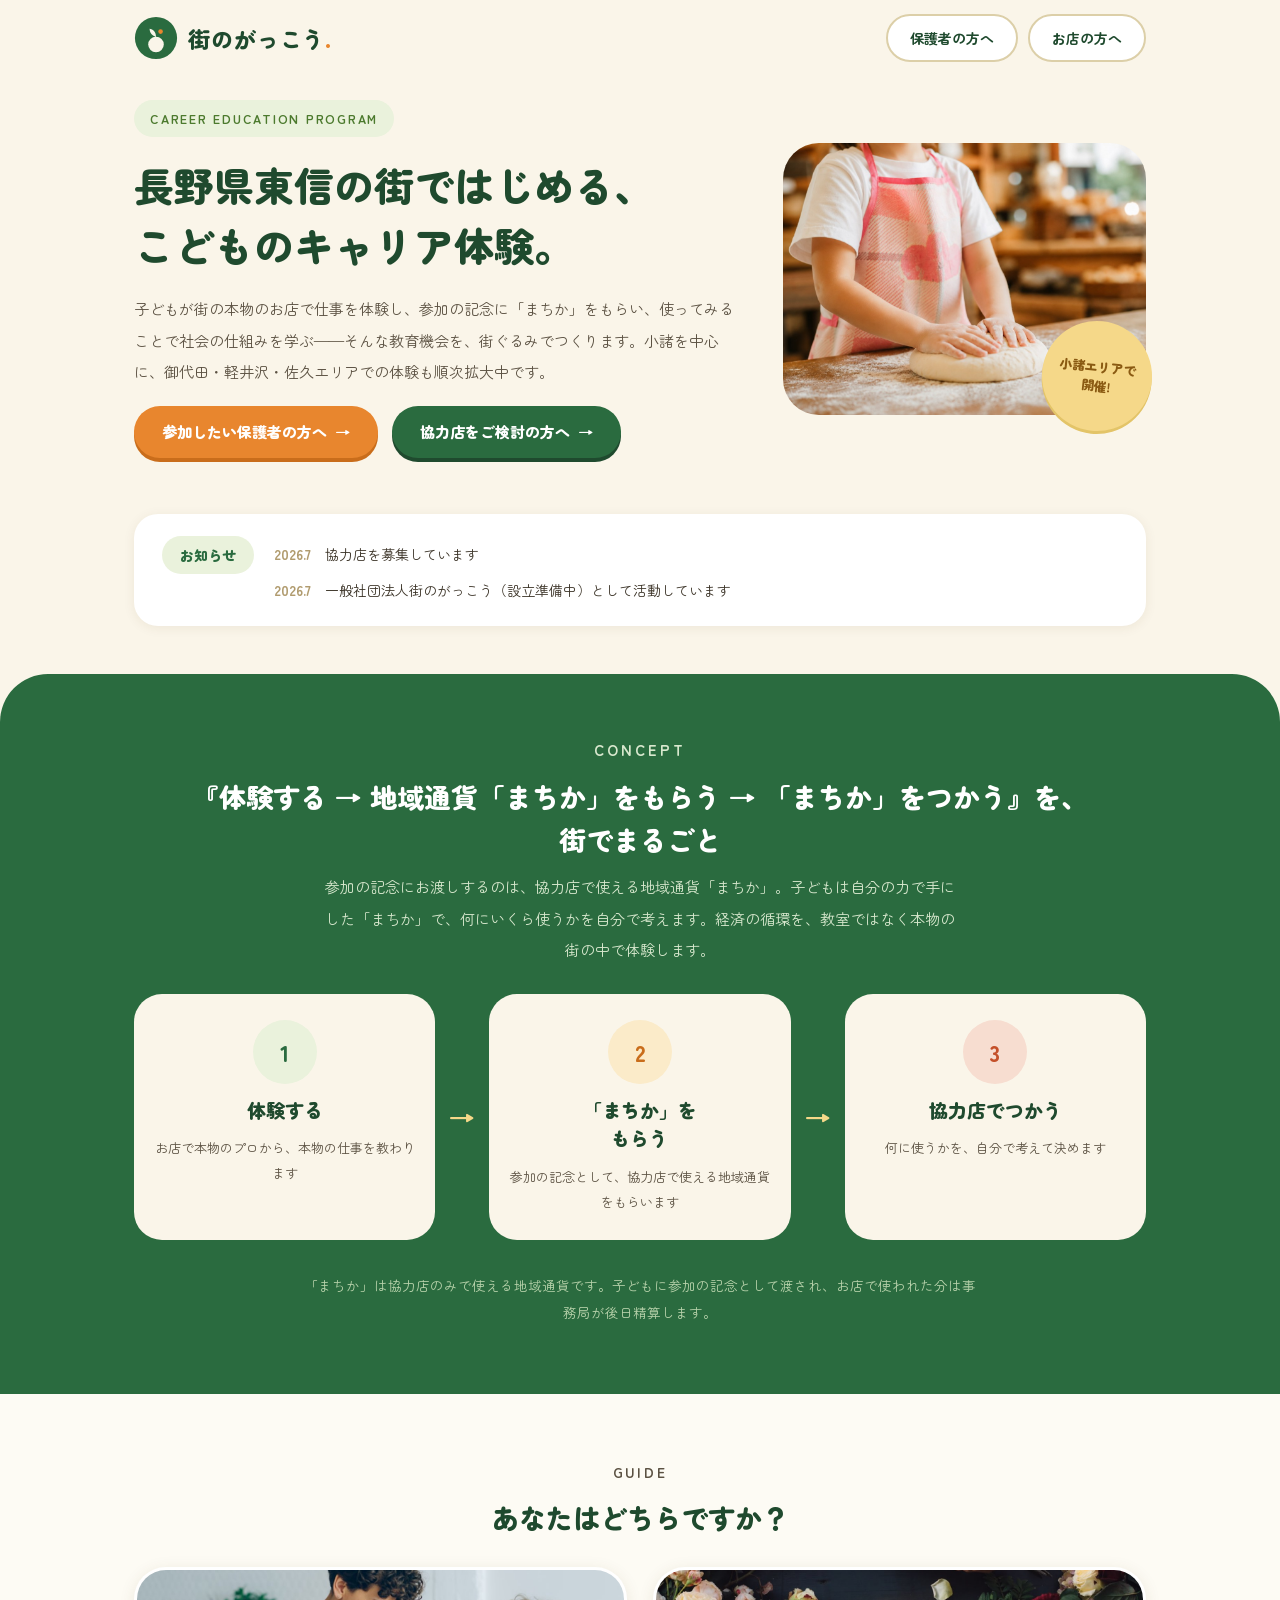
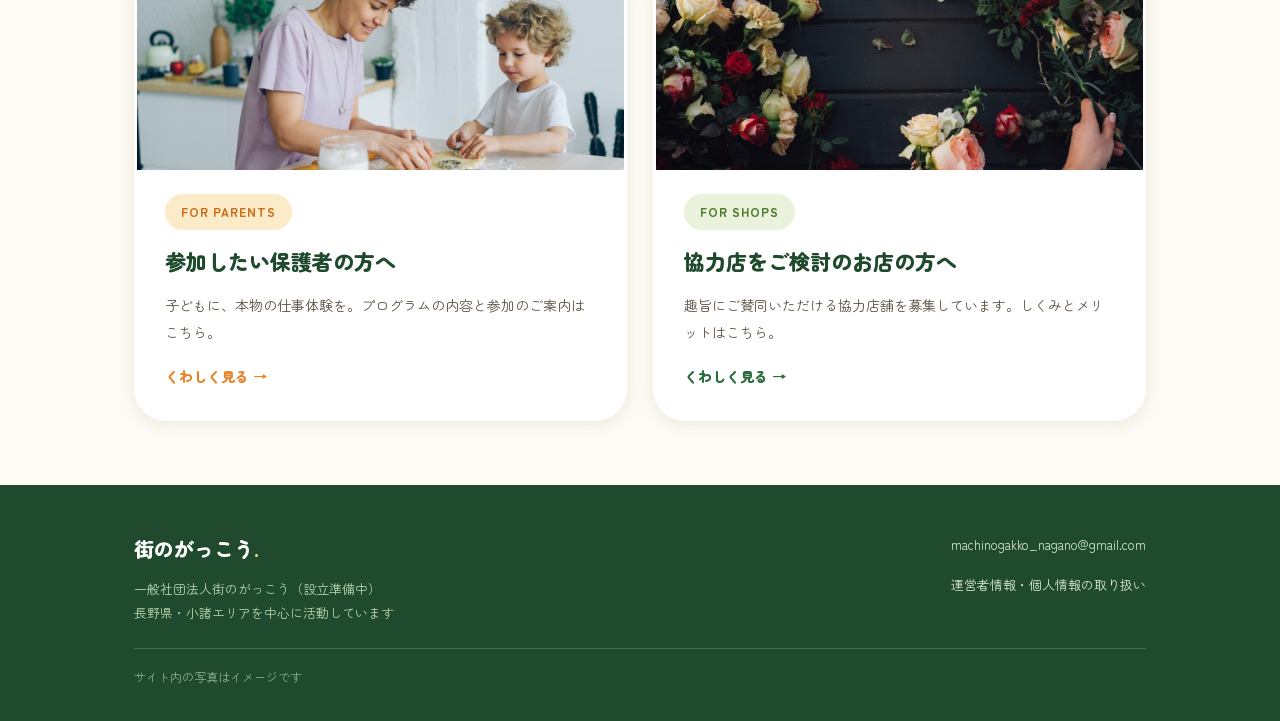
<file: index.html>
<!DOCTYPE html>
<html lang="ja">
<head>
<meta charset="UTF-8">
<meta name="viewport" content="width=device-width, initial-scale=1">
<title>街のがっこう｜小諸の子どもの職業・社会体験プログラム</title>
<meta name="description" content="小諸の本物のお店で、子どもが仕事を体験し、地域通貨「まちか」をもらって、つかう。リアルな体験を通じたキャリア教育プログラム「街のがっこう」の公式サイトです。">
<!-- TODO(公開時): og:url / og:image は公開URLに合わせて絶対URLに差し替える -->
<meta property="og:type" content="website">
<meta property="og:title" content="街のがっこう｜小諸の子どもの職業・社会体験">
<meta property="og:description" content="長野県東信の街ではじめる、こどものキャリア体験。体験する・「まちか」をもらう・「まちか」をつかうを、街でまるごと。">
<meta property="og:image" content="images/ogp.png">
<meta property="og:locale" content="ja_JP">
<link rel="icon" type="image/svg+xml" href="images/favicon.svg">
<link rel="preconnect" href="https://fonts.googleapis.com">
<link rel="preconnect" href="https://fonts.gstatic.com" crossorigin>
<link href="https://fonts.googleapis.com/css2?family=Zen+Maru+Gothic:wght@400;500;700;900&display=swap" rel="stylesheet">
<!-- CSSを編集したら、下のv=番号を必ず1つ増やしてください（ブラウザのキャッシュ対策） -->
<link rel="stylesheet" href="css/style.css?v=4">
<!-- TODO(公開後): アクセス解析タグ（GA4等）をここに挿入 -->
</head>
<body>

<header class="site-header">
  <div class="container">
    <a class="logo" href="index.html">
      <img class="logo-mark" src="images/favicon.svg" alt="" width="44" height="44">
      <span class="logo-word">街のがっこう<span class="dot">.</span></span>
    </a>
    <nav class="site-nav" aria-label="メイン">
      <a class="is-parents" href="parents.html">保護者の方へ</a>
      <a class="is-shops" href="shops.html">お店の方へ</a>
    </nav>
  </div>
</header>

<main>

  <section class="hero">
    <div class="container hero-grid">
      <div class="hero-copy">
        <span class="chip chip--green">CAREER EDUCATION PROGRAM</span>
        <h1>長野県東信の街ではじめる、<br>こどものキャリア体験。</h1>
        <p class="lead">子どもが街の本物のお店で仕事を体験し、参加の記念に「まちか」をもらい、使ってみることで社会の仕組みを学ぶ——そんな教育機会を、街ぐるみでつくります。小諸を中心に、御代田・軽井沢・佐久エリアでの体験も順次拡大中です。</p>
        <div class="hero-ctas">
          <a class="btn btn--orange" href="parents.html">参加したい保護者の方へ<span aria-hidden="true">→</span></a>
          <a class="btn btn--green" href="shops.html">協力店をご検討の方へ<span aria-hidden="true">→</span></a>
        </div>
      </div>
      <div class="hero-visual">
        <div class="hero-photo">
          <img src="images/top-hero.jpg" alt="粉だらけの手で料理に挑戦する子ども" width="1200" height="800">
        </div>
        <div class="sticker" aria-hidden="true">小諸エリアで<br>開催!</div>
      </div>
    </div>
  </section>

  <section class="news-section" aria-label="お知らせ">
    <div class="container">
      <div class="news">
        <h2>お知らせ</h2>
        <ul>
          <li><time datetime="2026-07">2026.7</time><span>協力店を募集しています</span></li>
          <li><time datetime="2026-07">2026.7</time><span>一般社団法人街のがっこう（設立準備中）として活動しています</span></li>
        </ul>
      </div>
    </div>
  </section>

  <section class="green-band">
    <div class="container">
      <div class="section-head">
        <p class="kicker kicker--leaf">CONCEPT</p>
        <h2>『体験する → 地域通貨「まちか」をもらう → 「まちか」をつかう』を、<br>街でまるごと</h2>
        <p>参加の記念にお渡しするのは、協力店で使える地域通貨「まちか」。子どもは自分の力で手にした「まちか」で、何にいくら使うかを自分で考えます。経済の循環を、教室ではなく本物の街の中で体験します。</p>
      </div>
      <div class="flow-cards">
        <div class="flow-card">
          <div class="num num--green" aria-hidden="true">1</div>
          <div class="flow-title">体験する</div>
          <div class="flow-text">お店で本物のプロから、本物の仕事を教わります</div>
        </div>
        <div class="flow-arrow" aria-hidden="true">→</div>
        <div class="flow-card">
          <div class="num num--cream" aria-hidden="true">2</div>
          <div class="flow-title">「まちか」を<br>もらう</div>
          <div class="flow-text">参加の記念として、協力店で使える地域通貨をもらいます</div>
        </div>
        <div class="flow-arrow" aria-hidden="true">→</div>
        <div class="flow-card">
          <div class="num num--peach" aria-hidden="true">3</div>
          <div class="flow-title">協力店でつかう</div>
          <div class="flow-text">何に使うかを、自分で考えて決めます</div>
        </div>
      </div>
      <p class="band-note">「まちか」は協力店のみで使える地域通貨です。子どもに参加の記念として渡され、お店で使われた分は事務局が後日精算します。</p>
    </div>
  </section>

  <section class="doors-section">
    <div class="container">
      <div class="section-head">
        <p class="kicker kicker--orange">GUIDE</p>
        <h2>あなたはどちらですか？</h2>
      </div>
      <div class="doors">
        <a class="door door--parents" href="parents.html">
          <img src="images/door-parents.jpg" alt="親子でクッキーの型抜きをしている様子" width="1200" height="798" loading="lazy">
          <span class="door-body">
            <span class="chip chip--cream">FOR PARENTS</span>
            <span class="door-title">参加したい保護者の方へ</span>
            <span class="door-text">子どもに、本物の仕事体験を。プログラムの内容と参加のご案内はこちら。</span>
            <span class="door-more">くわしく見る →</span>
          </span>
        </a>
        <a class="door door--shops" href="shops.html">
          <img src="images/door-shops.jpg" alt="花屋で花束をつくる手元" width="1200" height="800" loading="lazy">
          <span class="door-body">
            <span class="chip chip--green">FOR SHOPS</span>
            <span class="door-title">協力店をご検討のお店の方へ</span>
            <span class="door-text">趣旨にご賛同いただける協力店舗を募集しています。しくみとメリットはこちら。</span>
            <span class="door-more">くわしく見る →</span>
          </span>
        </a>
      </div>
    </div>
  </section>

</main>

<footer class="site-footer">
  <div class="container">
    <div class="footer-cols">
      <div class="footer-brand">
        <div class="footer-logo">街のがっこう<span class="dot">.</span></div>
        <div class="footer-org">一般社団法人街のがっこう（設立準備中）<br>長野県・小諸エリアを中心に活動しています</div>
      </div>
      <ul class="footer-links">
        <li><a href="mailto:machinogakko_nagano@gmail.com">machinogakko_nagano@gmail.com</a></li>
        <li><a href="legal.html">運営者情報・個人情報の取り扱い</a></li>
      </ul>
    </div>
    <p class="footer-note">サイト内の写真はイメージです</p>
  </div>
</footer>

</body>
</html>
</file>
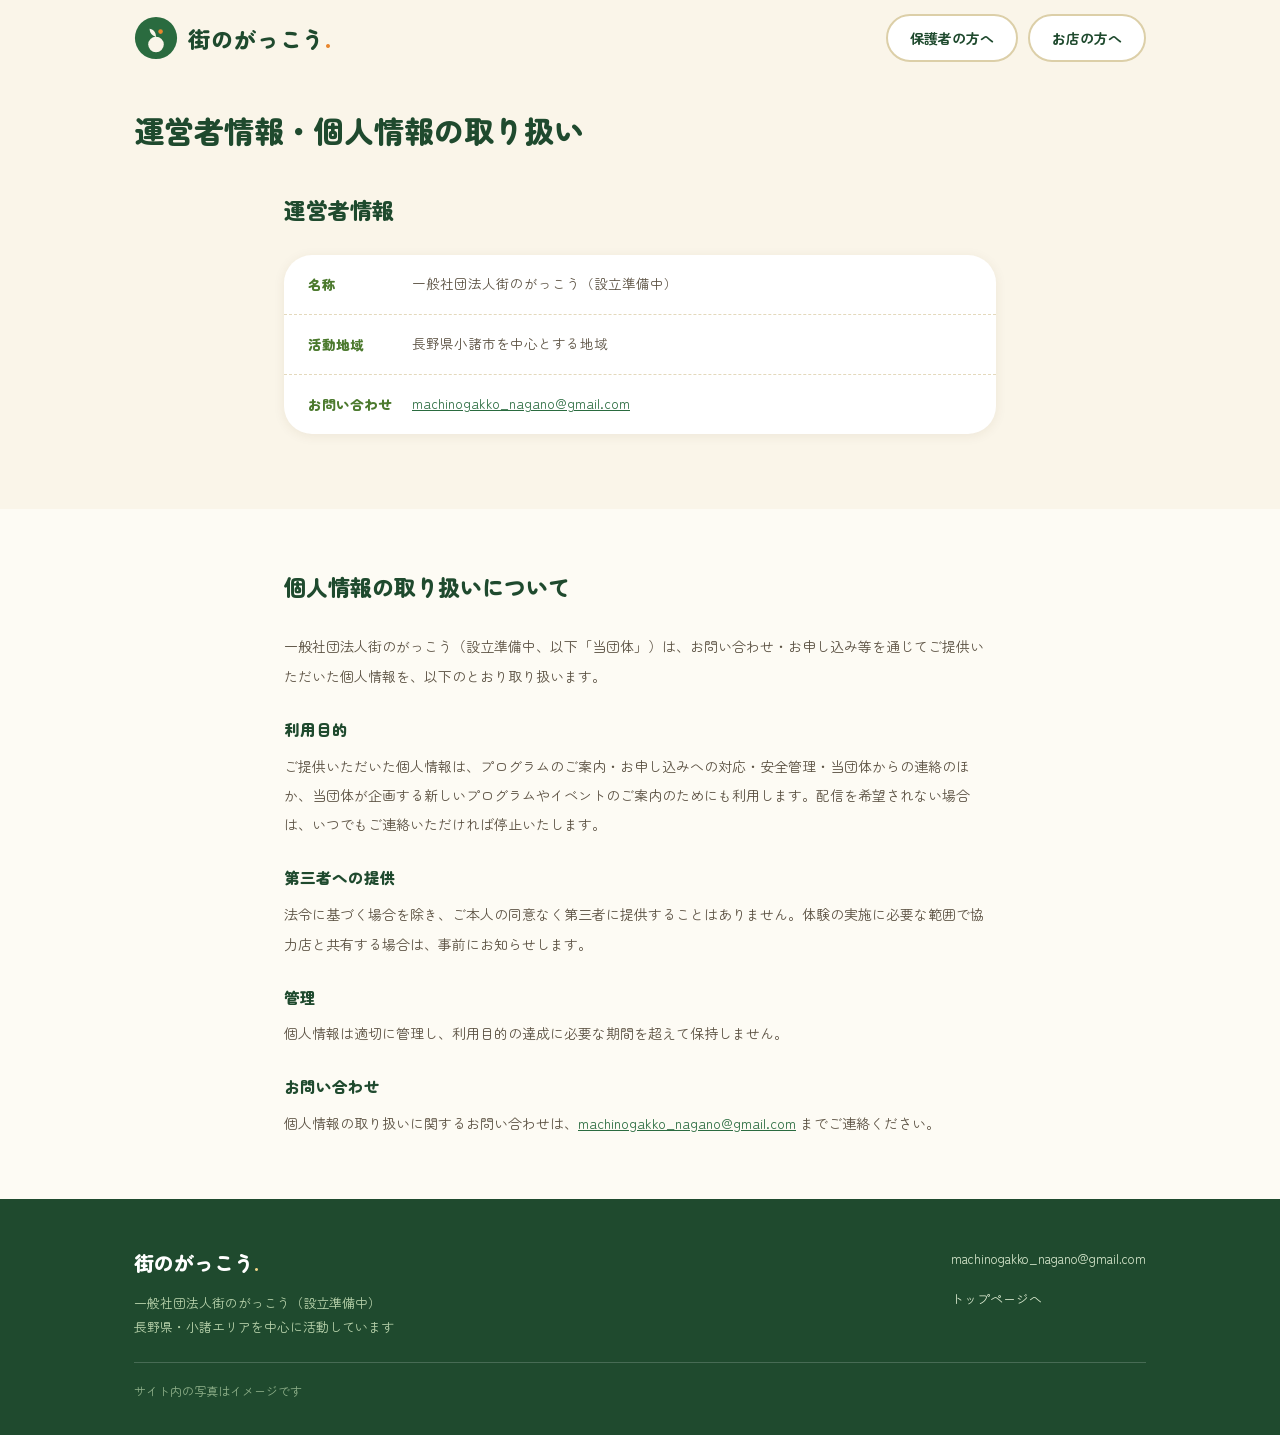
<file: legal.html>
<!DOCTYPE html>
<html lang="ja">
<head>
<meta charset="UTF-8">
<meta name="viewport" content="width=device-width, initial-scale=1">
<title>運営者情報・個人情報の取り扱い｜街のがっこう</title>
<meta name="description" content="一般社団法人街のがっこう（設立準備中）の運営者情報と個人情報の取り扱いについてのご案内です。">
<meta name="robots" content="noindex">
<link rel="icon" type="image/svg+xml" href="images/favicon.svg">
<link rel="preconnect" href="https://fonts.googleapis.com">
<link rel="preconnect" href="https://fonts.gstatic.com" crossorigin>
<link href="https://fonts.googleapis.com/css2?family=Zen+Maru+Gothic:wght@400;500;700;900&display=swap" rel="stylesheet">
<!-- CSSを編集したら、下のv=番号を必ず1つ増やしてください（ブラウザのキャッシュ対策） -->
<link rel="stylesheet" href="css/style.css?v=4">
</head>
<body>

<header class="site-header">
  <div class="container">
    <a class="logo" href="index.html">
      <img class="logo-mark" src="images/favicon.svg" alt="" width="44" height="44">
      <span class="logo-word">街のがっこう<span class="dot">.</span></span>
    </a>
    <nav class="site-nav" aria-label="メイン">
      <a class="is-parents" href="parents.html">保護者の方へ</a>
      <a class="is-shops" href="shops.html">お店の方へ</a>
    </nav>
  </div>
</header>

<main>

  <section class="hero" style="padding-bottom:24px;">
    <div class="container">
      <h1 style="font-size:clamp(24px,3.4vw,30px);margin:0;">運営者情報・個人情報の取り扱い</h1>
    </div>
  </section>

  <section class="section section--flush-top">
    <div class="container" style="max-width:760px;">
      <div class="section-head" style="text-align:left;">
        <h2 style="font-size:22px;">運営者情報</h2>
      </div>
      <dl class="info-card">
        <div>
          <dt>名称</dt>
          <dd>一般社団法人街のがっこう（設立準備中）</dd>
        </div>
        <div>
          <dt>活動地域</dt>
          <dd>長野県小諸市を中心とする地域</dd>
        </div>
        <div>
          <dt>お問い合わせ</dt>
          <dd><a href="mailto:machinogakko_nagano@gmail.com" style="text-decoration:underline;">machinogakko_nagano@gmail.com</a></dd>
        </div>
      </dl>
      <!-- TODO(公開前): 参加費・予約サービスの確定後、必要に応じて特定商取引法に基づく表記をここに追記 -->
    </div>
  </section>

  <section class="section section--alt">
    <div class="container" style="max-width:760px;">
      <div class="section-head" style="text-align:left;">
        <h2 style="font-size:22px;">個人情報の取り扱いについて</h2>
      </div>
      <div style="font-size:14px;line-height:2.1;color:var(--sub);">
        <p>一般社団法人街のがっこう（設立準備中、以下「当団体」）は、お問い合わせ・お申し込み等を通じてご提供いただいた個人情報を、以下のとおり取り扱います。</p>
        <h3 style="font-size:15.5px;margin:1.4em 0 .4em;">利用目的</h3>
        <p>ご提供いただいた個人情報は、プログラムのご案内・お申し込みへの対応・安全管理・当団体からの連絡のほか、当団体が企画する新しいプログラムやイベントのご案内のためにも利用します。配信を希望されない場合は、いつでもご連絡いただければ停止いたします。</p>
        <h3 style="font-size:15.5px;margin:1.4em 0 .4em;">第三者への提供</h3>
        <p>法令に基づく場合を除き、ご本人の同意なく第三者に提供することはありません。体験の実施に必要な範囲で協力店と共有する場合は、事前にお知らせします。</p>
        <h3 style="font-size:15.5px;margin:1.4em 0 .4em;">管理</h3>
        <p>個人情報は適切に管理し、利用目的の達成に必要な期間を超えて保持しません。</p>
        <h3 style="font-size:15.5px;margin:1.4em 0 .4em;">お問い合わせ</h3>
        <p>個人情報の取り扱いに関するお問い合わせは、<a href="mailto:machinogakko_nagano@gmail.com" style="text-decoration:underline;">machinogakko_nagano@gmail.com</a> までご連絡ください。</p>
      </div>
    </div>
  </section>

</main>

<footer class="site-footer">
  <div class="container">
    <div class="footer-cols">
      <div class="footer-brand">
        <div class="footer-logo">街のがっこう<span class="dot">.</span></div>
        <div class="footer-org">一般社団法人街のがっこう（設立準備中）<br>長野県・小諸エリアを中心に活動しています</div>
      </div>
      <ul class="footer-links">
        <li><a href="mailto:machinogakko_nagano@gmail.com">machinogakko_nagano@gmail.com</a></li>
        <li><a href="index.html">トップページへ</a></li>
      </ul>
    </div>
    <p class="footer-note">サイト内の写真はイメージです</p>
  </div>
</footer>

</body>
</html>
</file>
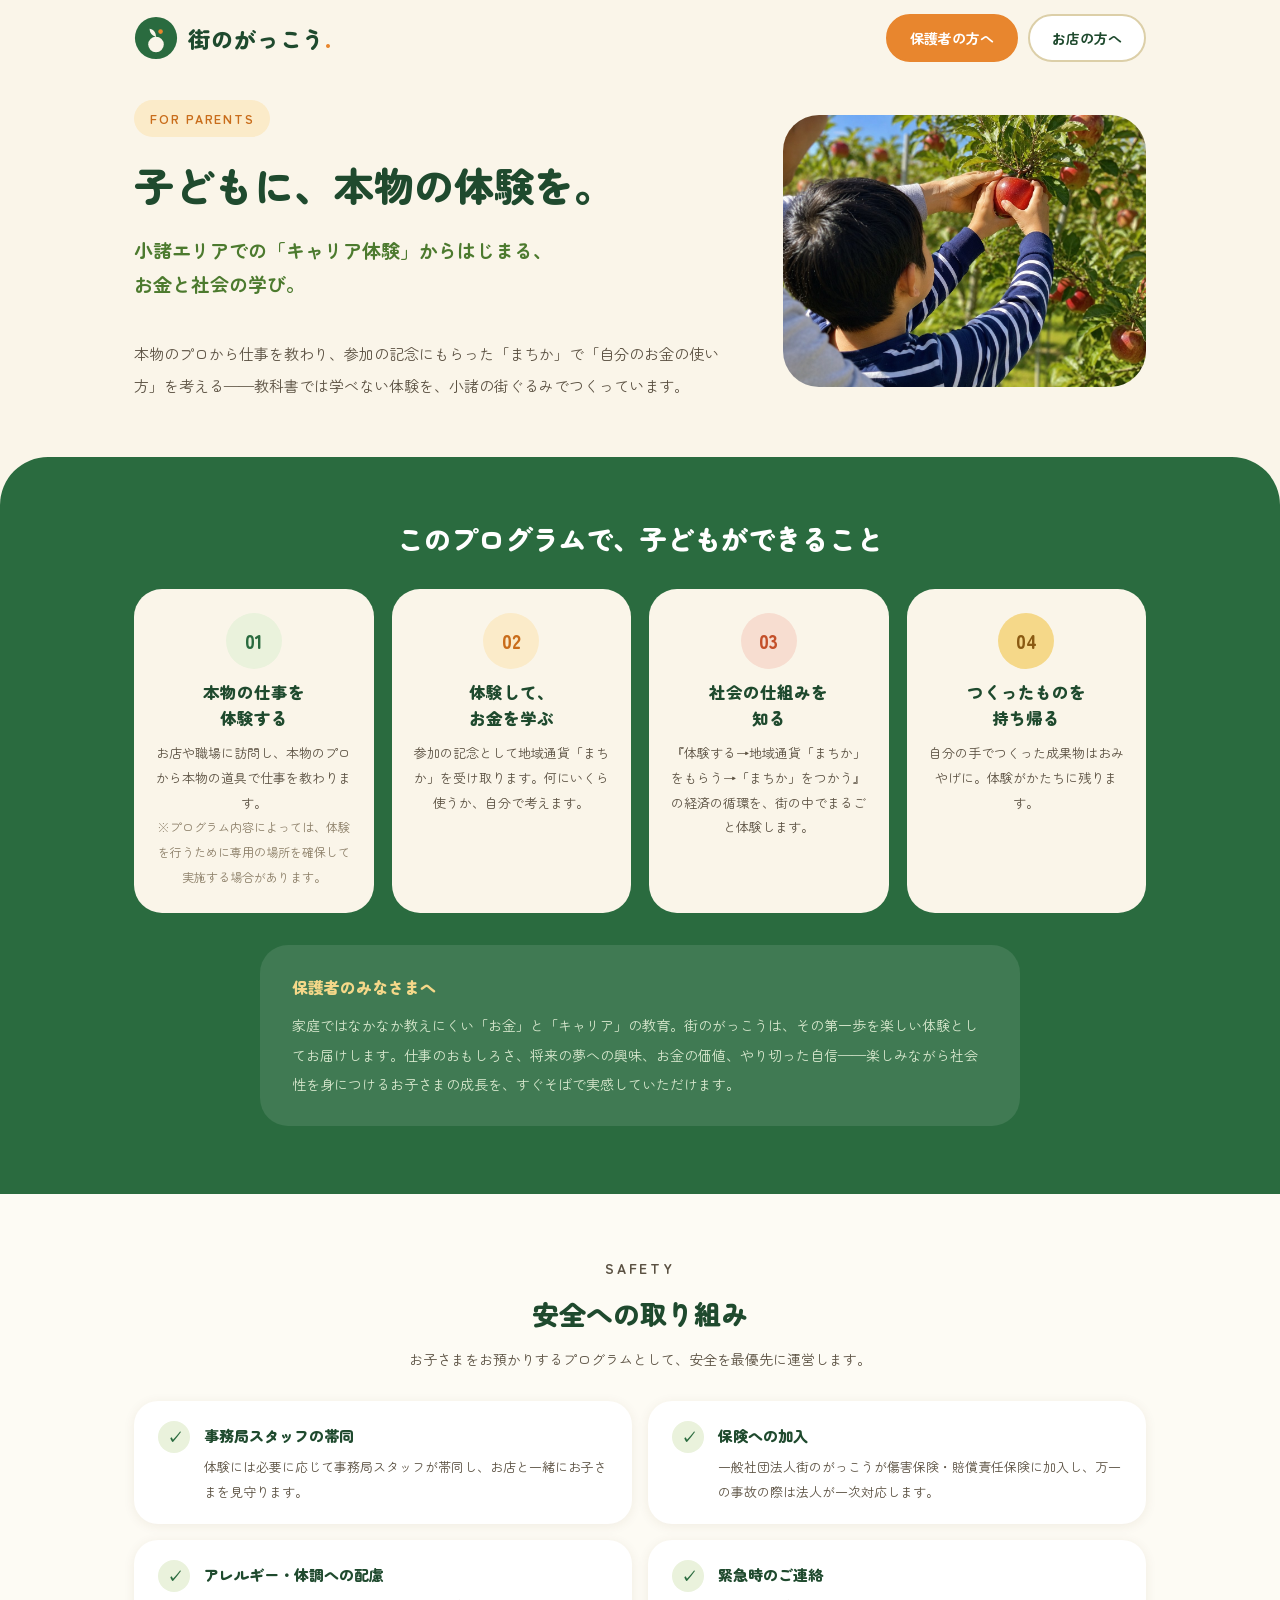
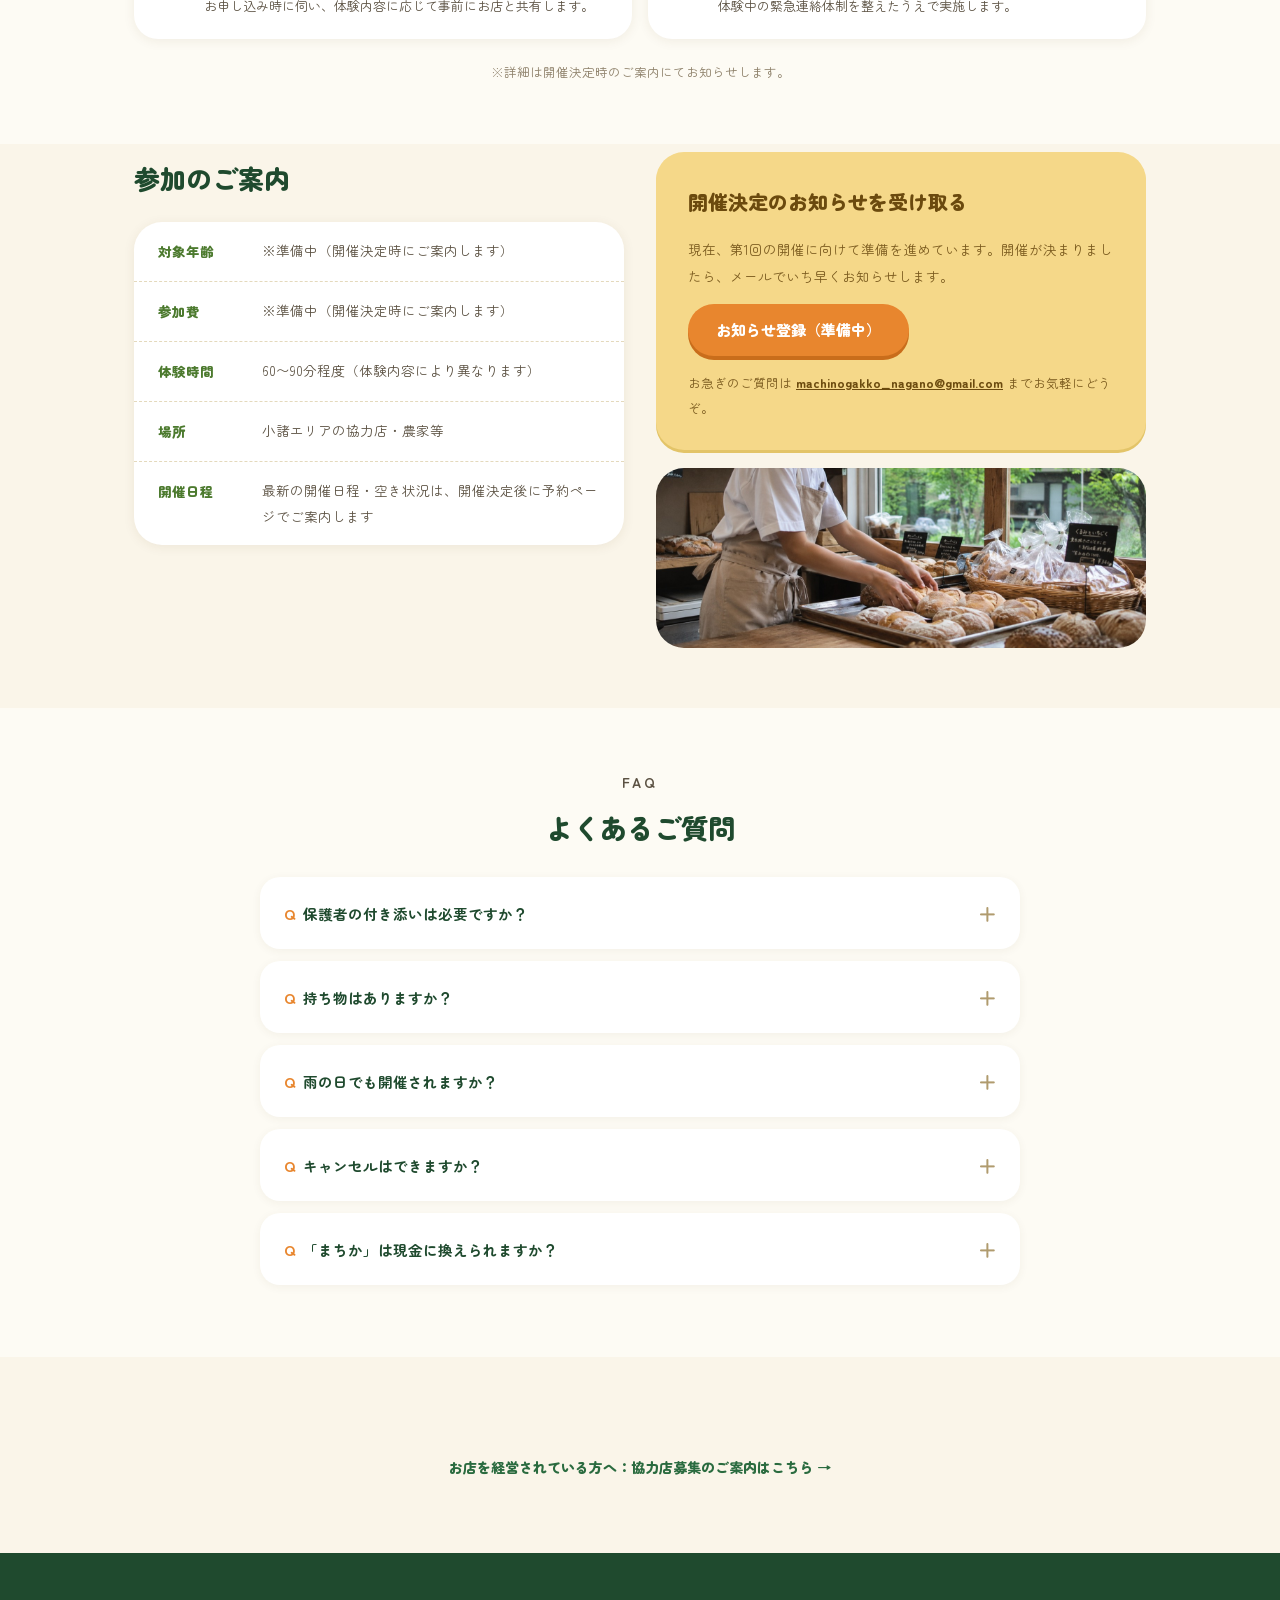
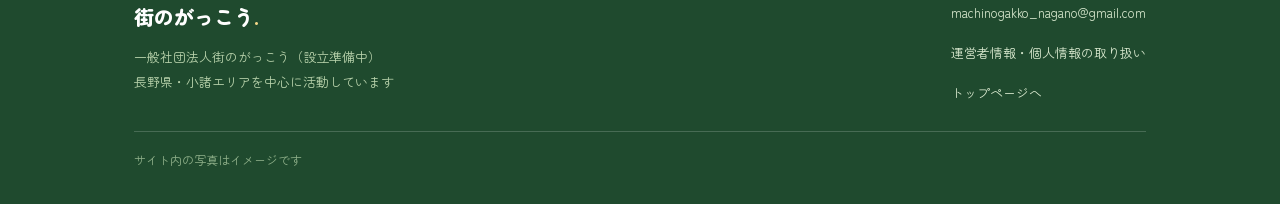
<file: parents.html>
<!DOCTYPE html>
<html lang="ja">
<head>
<meta charset="UTF-8">
<meta name="viewport" content="width=device-width, initial-scale=1">
<title>保護者の方へ｜街のがっこう（小諸の子どもの職業・社会体験）</title>
<meta name="description" content="小諸のお店で、子どもが本物の仕事を体験。体験を通じて地域通貨「まちか」をもらい、自分で考えて使う。家庭では難しいお金・キャリア教育の第一歩を、街のがっこうで。">
<!-- TODO(公開時): og:url / og:image は公開URLに合わせて絶対URLに差し替える -->
<meta property="og:type" content="article">
<meta property="og:title" content="保護者の方へ｜街のがっこう">
<meta property="og:description" content="小諸のお店で、子どもが本物の仕事を体験。体験を通じて「まちか」をもらい、自分で考えて使う。">
<meta property="og:image" content="images/ogp.png">
<meta property="og:locale" content="ja_JP">
<link rel="icon" type="image/svg+xml" href="images/favicon.svg">
<link rel="preconnect" href="https://fonts.googleapis.com">
<link rel="preconnect" href="https://fonts.gstatic.com" crossorigin>
<link href="https://fonts.googleapis.com/css2?family=Zen+Maru+Gothic:wght@400;500;700;900&display=swap" rel="stylesheet">
<!-- CSSを編集したら、下のv=番号を必ず1つ増やしてください（ブラウザのキャッシュ対策） -->
<link rel="stylesheet" href="css/style.css?v=4">
<!-- TODO(公開後): アクセス解析タグ（GA4等）をここに挿入 -->
</head>
<body>

<header class="site-header">
  <div class="container">
    <a class="logo" href="index.html">
      <img class="logo-mark" src="images/favicon.svg" alt="" width="44" height="44">
      <span class="logo-word">街のがっこう<span class="dot">.</span></span>
    </a>
    <nav class="site-nav" aria-label="メイン">
      <a class="is-parents" href="parents.html" aria-current="page">保護者の方へ</a>
      <a class="is-shops" href="shops.html">お店の方へ</a>
    </nav>
  </div>
</header>

<main>

  <section class="hero">
    <div class="container hero-grid">
      <div class="hero-copy">
        <span class="chip chip--cream">FOR PARENTS</span>
        <h1>子どもに、本物の体験を。</h1>
        <p class="hero-sub">小諸エリアでの「キャリア体験」からはじまる、<br>お金と社会の学び。</p>
        <p class="lead">本物のプロから仕事を教わり、参加の記念にもらった「まちか」で「自分のお金の使い方」を考える——教科書では学べない体験を、小諸の街ぐるみでつくっています。</p>
      </div>
      <div class="hero-visual">
        <div class="hero-photo">
          <img src="images/parents-hero.jpg" alt="粉だらけの手で料理に挑戦する子ども" width="1200" height="800">
        </div>
      </div>
    </div>
  </section>

  <section class="green-band">
    <div class="container">
      <div class="section-head">
        <h2>このプログラムで、子どもができること</h2>
      </div>
      <ol class="feature-cards">
        <li>
          <div class="num num--green" aria-hidden="true">01</div>
          <h3>本物の仕事を<br>体験する</h3>
          <p>お店や職場に訪問し、本物のプロから本物の道具で仕事を教わります。<br><span style="font-size:12px;color:var(--muted2);">※プログラム内容によっては、体験を行うために専用の場所を確保して実施する場合があります。</span></p>
        </li>
        <li>
          <div class="num num--cream" aria-hidden="true">02</div>
          <h3>体験して、<br>お金を学ぶ</h3>
          <p>参加の記念として地域通貨「まちか」を受け取ります。何にいくら使うか、自分で考えます。</p>
        </li>
        <li>
          <div class="num num--peach" aria-hidden="true">03</div>
          <h3>社会の仕組みを<br>知る</h3>
          <p>『体験する→地域通貨「まちか」をもらう→「まちか」をつかう』の経済の循環を、街の中でまるごと体験します。</p>
        </li>
        <li>
          <div class="num num--gold" aria-hidden="true">04</div>
          <h3>つくったものを<br>持ち帰る</h3>
          <p>自分の手でつくった成果物はおみやげに。体験がかたちに残ります。</p>
        </li>
      </ol>
      <div class="band-callout">
        <h3>保護者のみなさまへ</h3>
        <p>家庭ではなかなか教えにくい「お金」と「キャリア」の教育。街のがっこうは、その第一歩を楽しい体験としてお届けします。仕事のおもしろさ、将来の夢への興味、お金の価値、やり切った自信——楽しみながら社会性を身につけるお子さまの成長を、すぐそばで実感していただけます。</p>
      </div>
    </div>
  </section>

  <section class="section section--alt">
    <div class="container">
      <div class="section-head">
        <p class="kicker kicker--orange">SAFETY</p>
        <h2>安全への取り組み</h2>
        <p>お子さまをお預かりするプログラムとして、安全を最優先に運営します。</p>
      </div>
      <div class="card-grid">
        <div class="check-card">
          <div class="check" aria-hidden="true">✓</div>
          <div>
            <h3>事務局スタッフの帯同</h3>
            <p>体験には必要に応じて事務局スタッフが帯同し、お店と一緒にお子さまを見守ります。</p>
          </div>
        </div>
        <div class="check-card">
          <div class="check" aria-hidden="true">✓</div>
          <div>
            <h3>保険への加入</h3>
            <p>一般社団法人街のがっこうが傷害保険・賠償責任保険に加入し、万一の事故の際は法人が一次対応します。</p>
          </div>
        </div>
        <div class="check-card">
          <div class="check" aria-hidden="true">✓</div>
          <div>
            <h3>アレルギー・体調への配慮</h3>
            <p>お申し込み時に伺い、体験内容に応じて事前にお店と共有します。</p>
          </div>
        </div>
        <div class="check-card">
          <div class="check" aria-hidden="true">✓</div>
          <div>
            <h3>緊急時のご連絡</h3>
            <p>体験中の緊急連絡体制を整えたうえで実施します。</p>
          </div>
        </div>
      </div>
      <p class="grid-note">※詳細は開催決定時のご案内にてお知らせします。</p>
    </div>
  </section>

  <section class="section section--flush-top">
    <div class="container guide-grid">
      <div>
        <h2>参加のご案内</h2>
        <dl class="info-card">
          <div>
            <dt>対象年齢</dt>
            <dd>※準備中（開催決定時にご案内します）</dd>
          </div>
          <div>
            <dt>参加費</dt>
            <dd>※準備中（開催決定時にご案内します）</dd>
          </div>
          <div>
            <dt>体験時間</dt>
            <dd>60〜90分程度（体験内容により異なります）</dd>
          </div>
          <div>
            <dt>場所</dt>
            <dd>小諸エリアの協力店・農家等</dd>
          </div>
          <div>
            <dt>開催日程</dt>
            <dd>最新の開催日程・空き状況は、開催決定後に予約ページでご案内します</dd>
          </div>
        </dl>
      </div>
      <div style="display:flex;flex-direction:column;gap:18px;">
        <div class="gold-card">
          <h2>開催決定のお知らせを受け取る</h2>
          <p>現在、第1回の開催に向けて準備を進めています。開催が決まりましたら、メールでいち早くお知らせします。</p>
          <!-- TODO(公開前): お知らせ登録用Googleフォーム作成後にURLを差し替え。予約サービス開始後は予約ページへのリンクに切り替える -->
          <a class="btn btn--orange" href="#" aria-disabled="true">お知らせ登録（準備中）</a>
          <p class="gold-note">お急ぎのご質問は <a href="mailto:machinogakko_nagano@gmail.com">machinogakko_nagano@gmail.com</a> までお気軽にどうぞ。</p>
        </div>
        <div class="sub-photo">
          <img src="images/parents-sub.jpg" alt="木のテーブルの上でパン生地に粉をふる手元" width="1600" height="1067" loading="lazy">
        </div>
      </div>
    </div>
  </section>

  <section class="section section--alt">
    <div class="container">
      <div class="section-head">
        <p class="kicker kicker--orange">FAQ</p>
        <h2>よくあるご質問</h2>
      </div>
      <div class="faq">
        <details>
          <summary><span><span class="q-mark">Q</span>保護者の付き添いは必要ですか？</span></summary>
          <div class="faq-a">体験の内容と年齢に応じてご案内します。お子さまの自立を促すため、体験中は少し離れて見守っていただく形を基本に考えていますが、ご希望に応じて柔軟にご相談いただけます。詳細は開催決定時にお知らせします。</div>
        </details>
        <details>
          <summary><span><span class="q-mark">Q</span>持ち物はありますか？</span></summary>
          <div class="faq-a">基本的に手ぶらでご参加いただけるよう準備します。エプロン等が必要な場合は、お申し込み後にご案内します。</div>
        </details>
        <details>
          <summary><span><span class="q-mark">Q</span>雨の日でも開催されますか？</span></summary>
          <div class="faq-a">体験は基本的にお店の中で行うため、雨天でも開催予定です。荒天等で中止する場合は事前にご連絡します。</div>
        </details>
        <details>
          <summary><span><span class="q-mark">Q</span>キャンセルはできますか？</span></summary>
          <div class="faq-a">キャンセルの方法と期限は、予約のご案内とあわせてお知らせします。お店の準備があるため、お早めのご連絡にご協力ください。</div>
        </details>
        <details>
          <summary><span><span class="q-mark">Q</span>「まちか」は現金に換えられますか？</span></summary>
          <div class="faq-a">「まちか」は協力店のみで使える地域通貨で、現金への交換はできません。「自分が受け取ったお金の使い方を自分で考える」ことを大切にしています。</div>
        </details>
      </div>
    </div>
  </section>

  <section class="section">
    <div class="container">
      <a class="cross-link" href="shops.html">お店を経営されている方へ：協力店募集のご案内はこちら →</a>
    </div>
  </section>

</main>

<footer class="site-footer">
  <div class="container">
    <div class="footer-cols">
      <div class="footer-brand">
        <div class="footer-logo">街のがっこう<span class="dot">.</span></div>
        <div class="footer-org">一般社団法人街のがっこう（設立準備中）<br>長野県・小諸エリアを中心に活動しています</div>
      </div>
      <ul class="footer-links">
        <li><a href="mailto:machinogakko_nagano@gmail.com">machinogakko_nagano@gmail.com</a></li>
        <li><a href="legal.html">運営者情報・個人情報の取り扱い</a></li>
        <li><a href="index.html">トップページへ</a></li>
      </ul>
    </div>
    <p class="footer-note">サイト内の写真はイメージです</p>
  </div>
</footer>

</body>
</html>
</file>
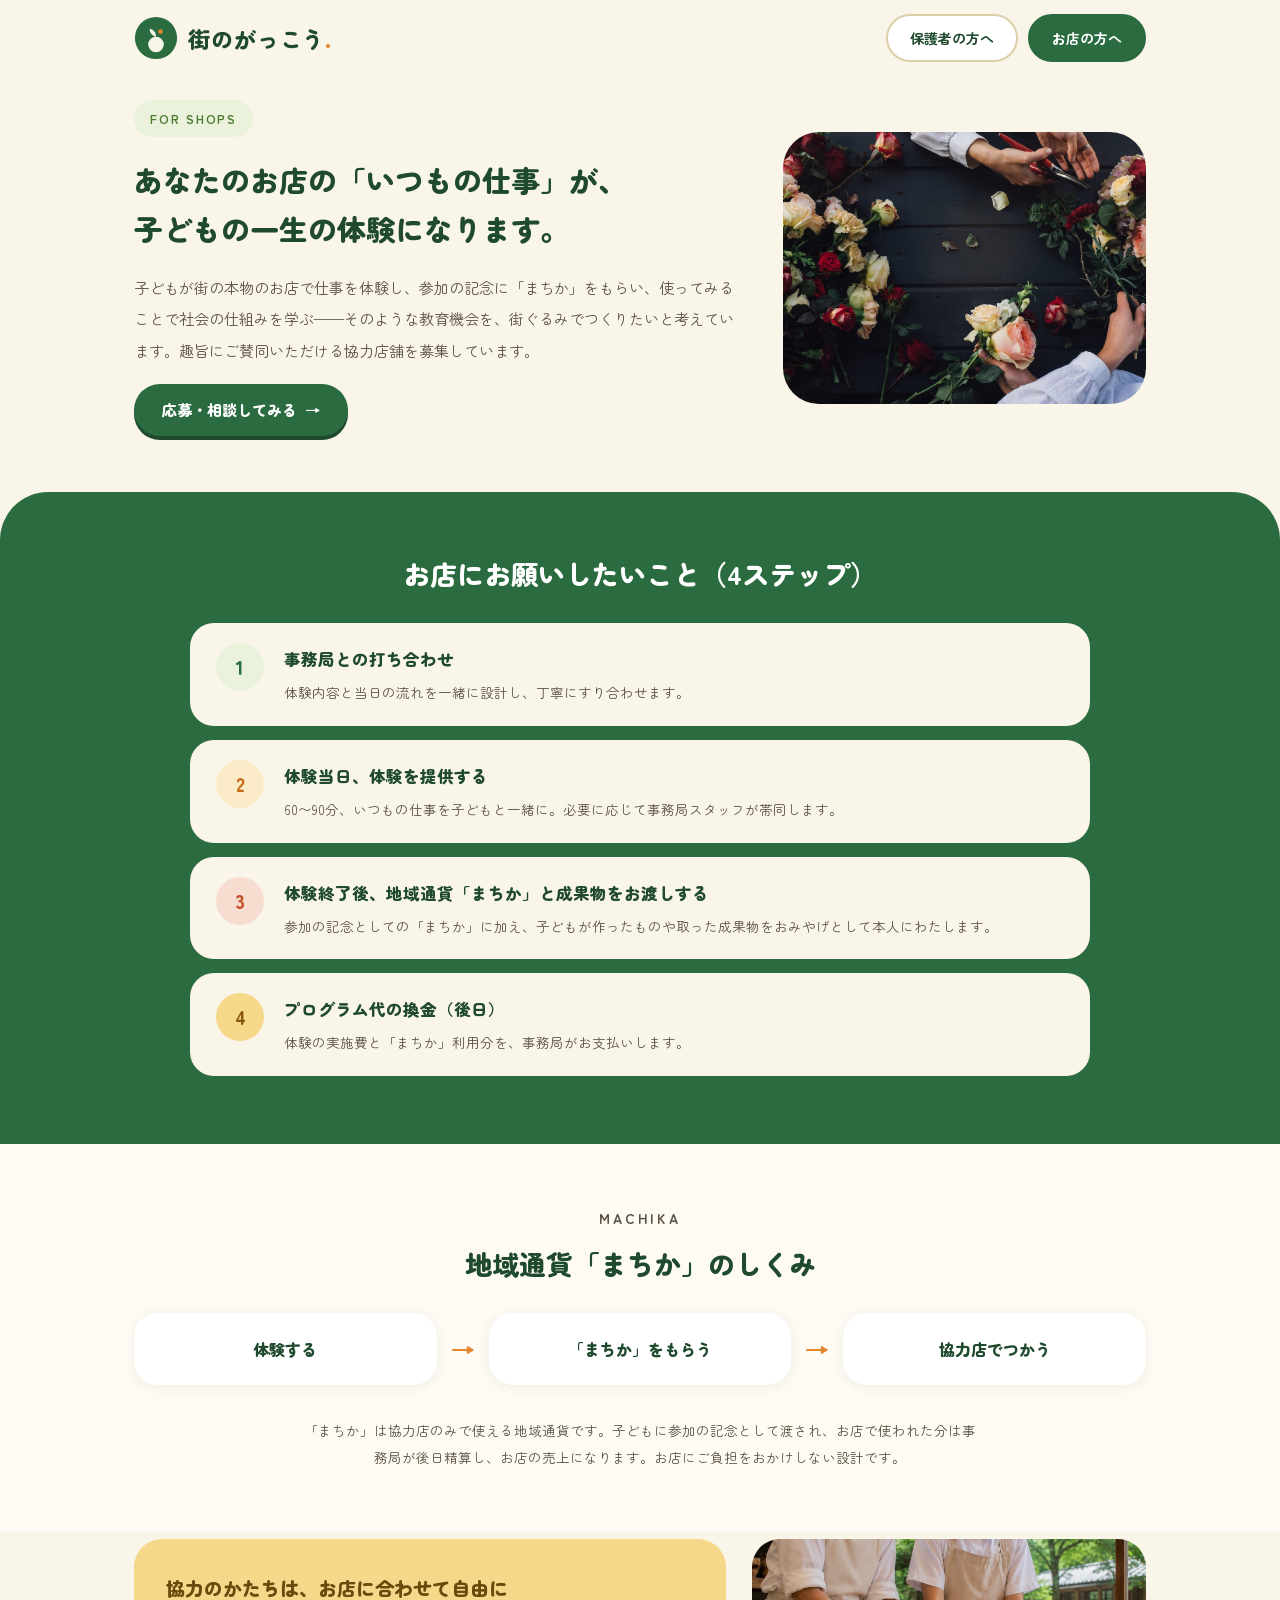
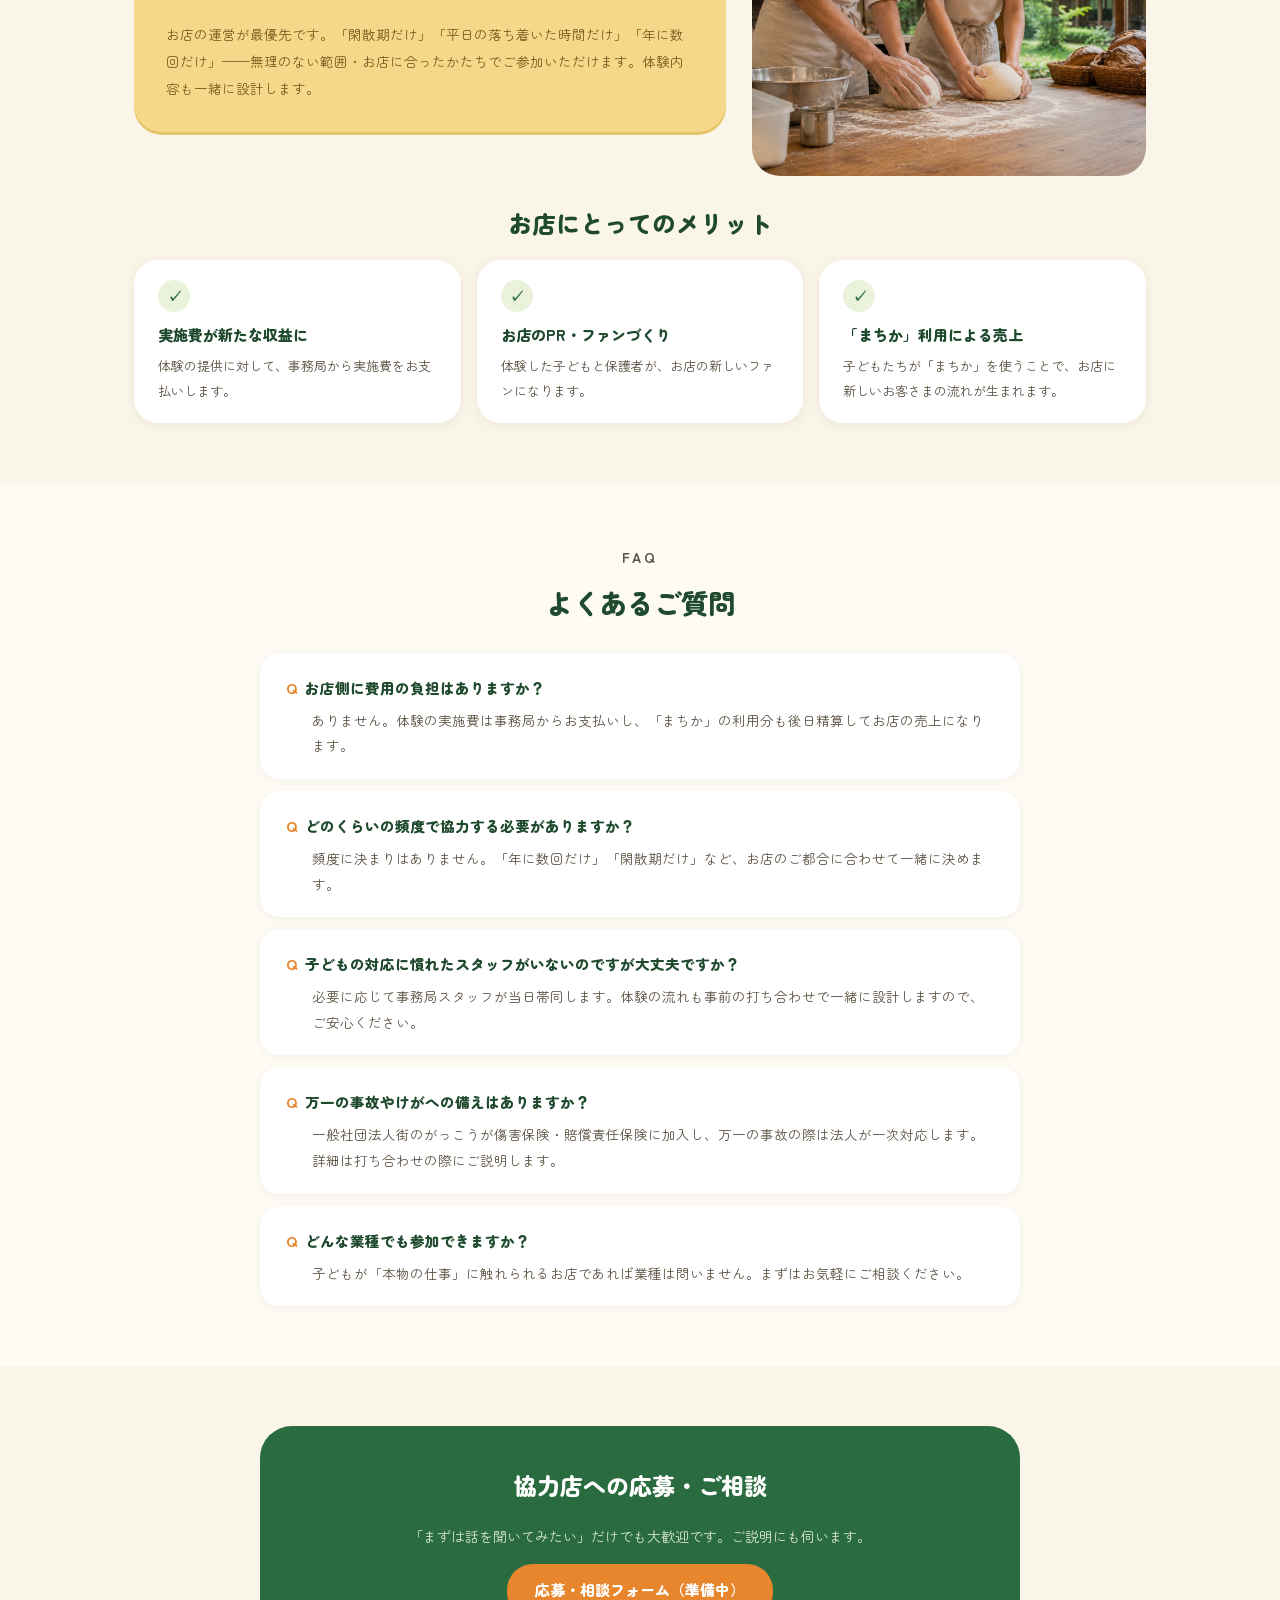
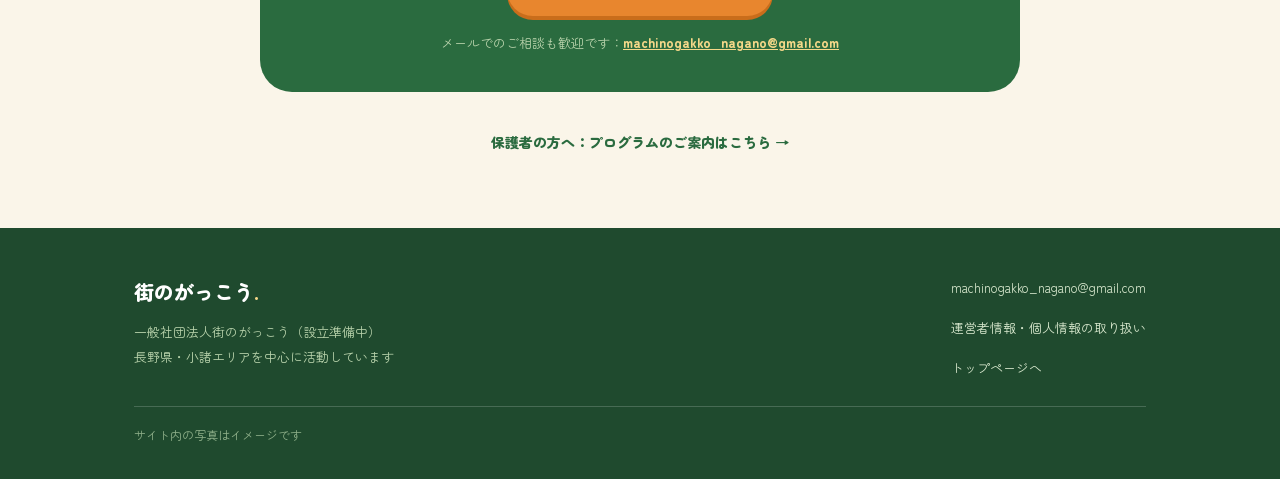
<file: shops.html>
<!DOCTYPE html>
<html lang="ja">
<head>
<meta charset="UTF-8">
<meta name="viewport" content="width=device-width, initial-scale=1">
<title>協力店募集のご案内｜街のがっこう（小諸）</title>
<meta name="description" content="小諸で子どもの職業・社会体験プログラムの協力店を募集しています。実施費は新たな収益に、地域通貨「まちか」の利用は売上に。お店に合わせた無理のない参加が可能です。">
<!-- TODO(公開時): og:url / og:image は公開URLに合わせて絶対URLに差し替える -->
<meta property="og:type" content="article">
<meta property="og:title" content="協力店募集のご案内｜街のがっこう">
<meta property="og:description" content="あなたのお店の「いつもの仕事」が、子どもの一生の体験になります。小諸で協力店を募集中。">
<meta property="og:image" content="images/ogp.png">
<meta property="og:locale" content="ja_JP">
<link rel="icon" type="image/svg+xml" href="images/favicon.svg">
<link rel="preconnect" href="https://fonts.googleapis.com">
<link rel="preconnect" href="https://fonts.gstatic.com" crossorigin>
<link href="https://fonts.googleapis.com/css2?family=Zen+Maru+Gothic:wght@400;500;700;900&display=swap" rel="stylesheet">
<!-- CSSを編集したら、下のv=番号を必ず1つ増やしてください（ブラウザのキャッシュ対策） -->
<link rel="stylesheet" href="css/style.css?v=4">
<!-- TODO(公開後): アクセス解析タグ（GA4等）をここに挿入 -->
</head>
<body>

<header class="site-header">
  <div class="container">
    <a class="logo" href="index.html">
      <img class="logo-mark" src="images/favicon.svg" alt="" width="44" height="44">
      <span class="logo-word">街のがっこう<span class="dot">.</span></span>
    </a>
    <nav class="site-nav" aria-label="メイン">
      <a class="is-parents" href="parents.html">保護者の方へ</a>
      <a class="is-shops" href="shops.html" aria-current="page">お店の方へ</a>
    </nav>
  </div>
</header>

<main>

  <section class="hero">
    <div class="container hero-grid">
      <div class="hero-copy">
        <span class="chip chip--green">FOR SHOPS</span>
        <h1 style="font-size:clamp(24px,3.4vw,29px);line-height:1.7;">あなたのお店の「いつもの仕事」が、<br>子どもの一生の体験になります。</h1>
        <p class="lead">子どもが街の本物のお店で仕事を体験し、参加の記念に「まちか」をもらい、使ってみることで社会の仕組みを学ぶ——そのような教育機会を、街ぐるみでつくりたいと考えています。趣旨にご賛同いただける協力店舗を募集しています。</p>
        <div class="hero-ctas">
          <a class="btn btn--green" href="#apply">応募・相談してみる<span aria-hidden="true">→</span></a>
        </div>
      </div>
      <div class="hero-visual">
        <div class="hero-photo">
          <img src="images/shops-hero.jpg" alt="花屋で花束をつくる手元" width="1200" height="800">
        </div>
      </div>
    </div>
  </section>

  <section class="green-band">
    <div class="container">
      <div class="section-head">
        <h2>お店にお願いしたいこと（4ステップ）</h2>
      </div>
      <ol class="step-cards">
        <li>
          <div class="num num--green" aria-hidden="true">1</div>
          <div>
            <h3>事務局との打ち合わせ</h3>
            <p>体験内容と当日の流れを一緒に設計し、丁寧にすり合わせます。</p>
          </div>
        </li>
        <li>
          <div class="num num--cream" aria-hidden="true">2</div>
          <div>
            <h3>体験当日、体験を提供する</h3>
            <p>60〜90分、いつもの仕事を子どもと一緒に。必要に応じて事務局スタッフが帯同します。</p>
          </div>
        </li>
        <li>
          <div class="num num--peach" aria-hidden="true">3</div>
          <div>
            <h3>体験終了後、地域通貨「まちか」と成果物をお渡しする</h3>
            <p>参加の記念としての「まちか」に加え、子どもが作ったものや取った成果物をおみやげとして本人にわたします。</p>
          </div>
        </li>
        <li>
          <div class="num num--gold" aria-hidden="true">4</div>
          <div>
            <h3>プログラム代の換金（後日）</h3>
            <p>体験の実施費と「まちか」利用分を、事務局がお支払いします。</p>
          </div>
        </li>
      </ol>
    </div>
  </section>

  <section class="section section--alt">
    <div class="container">
      <div class="section-head">
        <p class="kicker kicker--orange">MACHIKA</p>
        <h2>地域通貨「まちか」のしくみ</h2>
      </div>
      <div class="flow-cards flow-cards--plain" role="img" aria-label="体験する、まちかをもらう、協力店でつかう、の流れ">
        <div class="flow-card">体験する</div>
        <div class="flow-arrow" aria-hidden="true">→</div>
        <div class="flow-card">「まちか」をもらう</div>
        <div class="flow-arrow" aria-hidden="true">→</div>
        <div class="flow-card">協力店でつかう</div>
      </div>
      <p class="band-note" style="color:var(--sub);">「まちか」は協力店のみで使える地域通貨です。子どもに参加の記念として渡され、お店で使われた分は事務局が後日精算し、お店の売上になります。お店にご負担をおかけしない設計です。</p>
    </div>
  </section>

  <section class="section section--flush-top">
    <div class="container">
      <div class="free-grid">
        <div class="gold-card">
          <h3 style="font-size:19px;">協力のかたちは、お店に合わせて自由に</h3>
          <p>お店の運営が最優先です。「閑散期だけ」「平日の落ち着いた時間だけ」「年に数回だけ」——無理のない範囲・お店に合ったかたちでご参加いただけます。体験内容も一緒に設計します。</p>
        </div>
        <div class="town-photo">
          <img src="images/shops-town.jpg" alt="紙袋に入った焼きたてのパンを手に持つ様子" width="1200" height="800" loading="lazy">
        </div>
      </div>
      <div style="margin-top:28px;">
        <div class="section-head" style="margin-bottom:18px;">
          <h2 style="font-size:24px;">お店にとってのメリット</h2>
        </div>
        <div class="card-grid card-grid--3">
          <div class="check-card check-card--col">
            <div class="check" aria-hidden="true">✓</div>
            <div>
              <h3>実施費が新たな収益に</h3>
              <p>体験の提供に対して、事務局から実施費をお支払いします。</p>
            </div>
          </div>
          <div class="check-card check-card--col">
            <div class="check" aria-hidden="true">✓</div>
            <div>
              <h3>お店のPR・ファンづくり</h3>
              <p>体験した子どもと保護者が、お店の新しいファンになります。</p>
            </div>
          </div>
          <div class="check-card check-card--col">
            <div class="check" aria-hidden="true">✓</div>
            <div>
              <h3>「まちか」利用による売上</h3>
              <p>子どもたちが「まちか」を使うことで、お店に新しいお客さまの流れが生まれます。</p>
            </div>
          </div>
        </div>
      </div>
    </div>
  </section>

  <section class="section section--alt">
    <div class="container">
      <div class="section-head">
        <p class="kicker kicker--orange">FAQ</p>
        <h2>よくあるご質問</h2>
      </div>
      <div class="qa-list">
        <div class="qa">
          <p class="q"><span class="q-mark">Q</span>お店側に費用の負担はありますか？</p>
          <p class="a">ありません。体験の実施費は事務局からお支払いし、「まちか」の利用分も後日精算してお店の売上になります。</p>
        </div>
        <div class="qa">
          <p class="q"><span class="q-mark">Q</span>どのくらいの頻度で協力する必要がありますか？</p>
          <p class="a">頻度に決まりはありません。「年に数回だけ」「閑散期だけ」など、お店のご都合に合わせて一緒に決めます。</p>
        </div>
        <div class="qa">
          <p class="q"><span class="q-mark">Q</span>子どもの対応に慣れたスタッフがいないのですが大丈夫ですか？</p>
          <p class="a">必要に応じて事務局スタッフが当日帯同します。体験の流れも事前の打ち合わせで一緒に設計しますので、ご安心ください。</p>
        </div>
        <div class="qa">
          <p class="q"><span class="q-mark">Q</span>万一の事故やけがへの備えはありますか？</p>
          <p class="a">一般社団法人街のがっこうが傷害保険・賠償責任保険に加入し、万一の事故の際は法人が一次対応します。詳細は打ち合わせの際にご説明します。</p>
        </div>
        <div class="qa">
          <p class="q"><span class="q-mark">Q</span>どんな業種でも参加できますか？</p>
          <p class="a">子どもが「本物の仕事」に触れられるお店であれば業種は問いません。まずはお気軽にご相談ください。</p>
        </div>
      </div>
    </div>
  </section>

  <section class="section" id="apply">
    <div class="container">
      <div class="cta-panel">
        <h2>協力店への応募・ご相談</h2>
        <p>「まずは話を聞いてみたい」だけでも大歓迎です。ご説明にも伺います。</p>
        <!-- TODO(公開前): 協力店向けGoogleフォーム作成後にURLを差し替え -->
        <a class="btn btn--orange" href="#" aria-disabled="true">応募・相談フォーム（準備中）</a>
        <p class="cta-note">メールでのご相談も歓迎です：<a href="mailto:machinogakko_nagano@gmail.com">machinogakko_nagano@gmail.com</a></p>
      </div>
      <a class="cross-link" href="parents.html">保護者の方へ：プログラムのご案内はこちら →</a>
    </div>
  </section>

</main>

<footer class="site-footer">
  <div class="container">
    <div class="footer-cols">
      <div class="footer-brand">
        <div class="footer-logo">街のがっこう<span class="dot">.</span></div>
        <div class="footer-org">一般社団法人街のがっこう（設立準備中）<br>長野県・小諸エリアを中心に活動しています</div>
      </div>
      <ul class="footer-links">
        <li><a href="mailto:machinogakko_nagano@gmail.com">machinogakko_nagano@gmail.com</a></li>
        <li><a href="legal.html">運営者情報・個人情報の取り扱い</a></li>
        <li><a href="index.html">トップページへ</a></li>
      </ul>
    </div>
    <p class="footer-note">サイト内の写真はイメージです</p>
  </div>
</footer>

</body>
</html>
</file>
<file: css/style.css>
/* ==========================================================
   街のがっこう — 共通スタイル v2
   Claude Design ハンドオフ（教育向けサイトのデザイン見直し）準拠
   クリーム地 × 深緑 × オレンジ / Zen Maru Gothic
   ========================================================== */

:root {
  --cream:      #FAF5E9;  /* ベース背景 */
  --cream-alt:  #FDFBF4;  /* 交互セクション背景 */
  --ink-green:  #1F4A2E;  /* 見出し・フッター */
  --green:      #2A6B3F;  /* メイン緑（ボタン・セクション地） */
  --green-hover:#245C36;
  --leaf:       #4C7A2E;  /* 小見出し緑 */
  --chip-green: #EAF2DC;
  --orange:     #E8862E;  /* アクセント・保護者系CTA */
  --orange-deep:#C96D1B;
  --orange-hover:#D9791F;
  --chip-cream: #FBEBC9;
  --peach:      #F7DDD0;
  --peach-ink:  #C4502A;
  --gold:       #F5D889;
  --gold-shadow:#E3C468;
  --gold-ink:   #8A5A12;
  --gold-ink2:  #6B4A0E;
  --gold-body:  #7A5A1E;
  --text:       #3A3226;
  --sub:        #5B5142;
  --muted:      #B09B6E;
  --muted2:     #8C7F68;
  --line:       #DCCFA8;
  --line2:      #E4D9BC;
  --foot-link:  #D8E8CE;
  --foot-sub:   #B9D3AC;
  --foot-note:  #8FB08A;
  --card-shadow: 0 2px 12px rgba(90, 70, 30, .08);
  --card-shadow-lg: 0 3px 16px rgba(90, 70, 30, .10);
  --container: 1060px;
}

* {
  box-sizing: border-box;
  -webkit-print-color-adjust: exact;
  print-color-adjust: exact;
}

html { scroll-behavior: smooth; }

body {
  margin: 0;
  background: var(--cream);
  font-family: "Zen Maru Gothic", "Hiragino Maru Gothic ProN", "Hiragino Sans", sans-serif;
  font-size: 15px;
  line-height: 2;
  color: var(--text);
  -webkit-font-smoothing: antialiased;
}

img { max-width: 100%; height: auto; display: block; }

a { color: var(--green); text-decoration: none; }
a:hover { color: var(--orange); }

.container {
  max-width: var(--container);
  margin: 0 auto;
  padding: 0 24px;
}

p { margin: 0 0 1em; }
p:last-child { margin-bottom: 0; }

/* ---------- ヘッダー ---------- */

.site-header { background: var(--cream); padding: 14px 0; }

.site-header .container {
  display: flex;
  align-items: center;
  justify-content: space-between;
  gap: 16px;
  flex-wrap: wrap;
}

.logo {
  display: inline-flex;
  align-items: center;
  gap: 10px;
  min-height: 48px;
}

.logo-mark {
  width: 44px;
  height: 44px;
  border-radius: 50%;
  flex: none;
  display: block;
}

.logo-word {
  font-size: 22px;
  font-weight: 900;
  letter-spacing: .04em;
  color: var(--ink-green);
}
.logo:hover .logo-word { color: var(--ink-green); }
.logo-word .dot { color: var(--orange); }

.site-nav { display: flex; align-items: center; gap: 10px; flex-wrap: wrap; }

.site-nav a {
  display: inline-flex;
  align-items: center;
  min-height: 48px;
  padding: 4px 22px;
  border-radius: 999px;
  background: #fff;
  border: 2px solid var(--line);
  font-size: 14px;
  font-weight: 700;
  color: var(--ink-green);
}
.site-nav a:hover { border-color: var(--orange); color: var(--orange); }

.site-nav a.is-parents[aria-current="page"] {
  background: var(--orange);
  border-color: var(--orange);
  color: #fff;
}
.site-nav a.is-shops[aria-current="page"] {
  background: var(--green);
  border-color: var(--green);
  color: #fff;
}

/* ---------- 見出し・チップ ---------- */

h1, h2, h3 { color: var(--ink-green); font-weight: 900; }

.kicker {
  font-size: 13px;
  font-weight: 700;
  letter-spacing: .2em;
  margin: 0 0 4px;
}
.kicker--orange { color: var(--orange-deep); }
.kicker--leaf { color: #A6D243; }

.chip {
  display: inline-block;
  align-self: flex-start;
  padding: 6px 16px;
  border-radius: 999px;
  font-size: 12.5px;
  font-weight: 700;
  letter-spacing: .14em;
}
.chip--green { background: var(--chip-green); color: var(--leaf); }
.chip--cream { background: var(--chip-cream); color: var(--orange-deep); }

.section-head {
  text-align: center;
  display: flex;
  flex-direction: column;
  gap: 10px;
  margin-bottom: 28px;
}
.section-head h2 { margin: 0; font-size: clamp(22px, 3.2vw, 27px); line-height: 1.6; }
.section-head p { margin: 0; font-size: 14px; color: var(--sub); }

/* ---------- ボタン ---------- */

.btn {
  display: inline-flex;
  align-items: center;
  justify-content: center;
  gap: 8px;
  min-height: 52px;
  padding: 10px 28px;
  border-radius: 999px;
  font-size: 15px;
  font-weight: 900;
  color: #fff;
}

.btn--orange { background: var(--orange); box-shadow: 0 4px 0 var(--orange-deep); }
.btn--orange:hover { background: var(--orange-hover); color: #fff; }

.btn--green { background: var(--green); box-shadow: 0 4px 0 var(--ink-green); }
.btn--green:hover { background: var(--green-hover); color: #fff; }

/* ---------- ヒーロー ---------- */

.hero { padding: 24px 0 56px; }

.hero-grid {
  display: grid;
  grid-template-columns: 1fr;
  gap: 32px;
  align-items: center;
}

.hero-copy { display: flex; flex-direction: column; gap: 18px; }

.hero-copy h1 {
  margin: 0;
  font-size: clamp(26px, 4.4vw, 40px);
  line-height: 1.5;
  text-wrap: pretty;
}

.hero-sub {
  font-size: clamp(16px, 2.2vw, 19px);
  font-weight: 700;
  color: var(--leaf);
  line-height: 1.8;
}

.hero-copy .lead {
  margin: 0;
  font-size: 15px;
  line-height: 2.1;
  color: var(--sub);
  text-wrap: pretty;
}

.hero-ctas { display: flex; gap: 14px; flex-wrap: wrap; }

.hero-visual { position: relative; }

.hero-photo {
  width: 100%;
  aspect-ratio: 4 / 3;
  border-radius: 36px;
  overflow: hidden;
}
.hero-photo img { width: 100%; height: 100%; object-fit: cover; }

.sticker {
  position: absolute;
  right: -6px;
  bottom: -16px;
  width: 110px;
  height: 110px;
  border-radius: 50%;
  background: var(--gold);
  display: flex;
  align-items: center;
  justify-content: center;
  text-align: center;
  font-size: 13px;
  font-weight: 900;
  color: var(--gold-ink);
  line-height: 1.5;
  transform: rotate(6deg);
  box-shadow: 0 3px 0 var(--gold-shadow);
}

/* ---------- お知らせ ---------- */

.news-section { padding: 0 0 48px; }

.news {
  background: #fff;
  border-radius: 24px;
  padding: 22px 28px;
  display: flex;
  gap: 20px;
  align-items: flex-start;
  box-shadow: var(--card-shadow);
  flex-wrap: wrap;
}

.news h2 {
  flex: none;
  margin: 0;
  padding: 8px 18px;
  border-radius: 999px;
  background: var(--chip-green);
  color: var(--green);
  font-size: 14px;
  font-weight: 900;
  line-height: 1.6;
}

.news ul {
  margin: 4px 0 0;
  padding: 0;
  list-style: none;
  display: flex;
  flex-direction: column;
  gap: 8px;
  font-size: 14px;
}
.news li { display: flex; gap: 14px; align-items: baseline; flex-wrap: wrap; }
.news time { color: var(--muted); font-weight: 700; }

/* ---------- 深緑セクション（角丸トップ） ---------- */

.green-band {
  background: var(--green);
  border-radius: 48px 48px 0 0;
  padding: 60px 0 68px;
}

.green-band h2 { color: #fff; }
.green-band .section-head p { color: #D8E8CE; max-width: 640px; margin: 0 auto; font-size: 15px; line-height: 2.1; }

.band-note {
  margin: 32px auto 0;
  max-width: 680px;
  font-size: 13.5px;
  line-height: 2;
  text-align: center;
  text-wrap: pretty;
}

.green-band .band-note { color: #B9D3AC; }

.band-callout {
  background: rgba(255, 255, 255, .10);
  border-radius: 28px;
  padding: 26px 32px;
  max-width: 760px;
  margin: 32px auto 0;
}
.band-callout h3 { margin: 0 0 8px; font-size: 16px; color: var(--gold); }
.band-callout p { margin: 0; font-size: 14px; line-height: 2.1; color: #D8E8CE; text-wrap: pretty; }

/* ---------- フロー（3カード＋矢印） ---------- */

.flow-cards {
  display: grid;
  grid-template-columns: 1fr;
  gap: 10px;
  align-items: stretch;
}

.flow-card {
  background: var(--cream);
  border-radius: 28px;
  padding: 26px 20px;
  display: flex;
  flex-direction: column;
  align-items: center;
  gap: 12px;
  text-align: center;
}

.flow-card .num {
  width: 64px;
  height: 64px;
  border-radius: 50%;
  display: flex;
  align-items: center;
  justify-content: center;
  font-size: 22px;
  font-weight: 900;
}
.num--green { background: var(--chip-green); color: var(--green); }
.num--cream { background: var(--chip-cream); color: var(--orange-deep); }
.num--peach { background: var(--peach); color: var(--peach-ink); }
.num--gold  { background: var(--gold); color: var(--gold-ink); }

.flow-card .flow-title { font-size: 19px; font-weight: 900; color: var(--ink-green); line-height: 1.5; }
.flow-card .flow-text { font-size: 13px; line-height: 1.9; color: var(--sub); }

.flow-arrow {
  align-self: center;
  justify-self: center;
  color: var(--gold);
  font-size: 26px;
  font-weight: 900;
  transform: rotate(90deg);
  line-height: 1;
}

/* 白カード版（協力店ページの「まちか」フロー） */
.flow-cards--plain .flow-card {
  background: #fff;
  box-shadow: var(--card-shadow);
  border-radius: 24px;
  padding: 20px 16px;
  justify-content: center;
  font-size: 16px;
  font-weight: 900;
  color: var(--ink-green);
}
.flow-cards--plain .flow-arrow { color: var(--orange); font-size: 24px; }

/* ---------- 特徴 4カード（保護者：できること） ---------- */

.feature-cards {
  display: grid;
  grid-template-columns: 1fr;
  gap: 18px;
  padding: 0;
  margin: 0;
  list-style: none;
}

.feature-cards li {
  background: var(--cream);
  border-radius: 28px;
  padding: 24px 20px;
  display: flex;
  flex-direction: column;
  gap: 10px;
  text-align: center;
  align-items: center;
}

.feature-cards .num {
  width: 56px;
  height: 56px;
  border-radius: 50%;
  display: flex;
  align-items: center;
  justify-content: center;
  font-size: 19px;
  font-weight: 900;
}

.feature-cards h3 { margin: 0; font-size: 16.5px; line-height: 1.6; }
.feature-cards p { margin: 0; font-size: 13px; line-height: 1.9; color: var(--sub); }

/* ---------- 入口カード（トップ） ---------- */

.doors-section { background: var(--cream-alt); padding: 64px 0; }

.doors {
  display: grid;
  grid-template-columns: 1fr;
  gap: 26px;
}

.door {
  display: flex;
  flex-direction: column;
  background: #fff;
  border-radius: 32px;
  overflow: hidden;
  box-shadow: var(--card-shadow-lg);
  border: 3px solid transparent;
  color: var(--text);
  transition: border-color .15s ease;
}
.door:hover { color: var(--text); }
.door--parents:hover { border-color: var(--orange); }
.door--shops:hover { border-color: var(--green); }

.door img { width: 100%; height: 200px; object-fit: cover; }

.door .door-body {
  padding: 24px 28px 28px;
  display: flex;
  flex-direction: column;
  gap: 10px;
}
.door .chip { font-size: 12px; font-weight: 900; letter-spacing: .08em; }
.door .door-title { font-size: 21px; font-weight: 900; color: var(--ink-green); }
.door .door-text { font-size: 14px; line-height: 1.9; color: var(--sub); }
.door .door-more { margin-top: 6px; font-size: 14px; font-weight: 900; }
.door--parents .door-more { color: var(--orange); }
.door--shops .door-more { color: var(--green); }

/* ---------- ステップ（協力店 4ステップ・横型カード） ---------- */

.step-cards {
  list-style: none;
  margin: 0;
  padding: 0;
  display: flex;
  flex-direction: column;
  gap: 14px;
  max-width: 900px;
  margin-inline: auto;
}

.step-cards li {
  background: var(--cream);
  border-radius: 24px;
  padding: 20px 26px;
  display: flex;
  gap: 20px;
  align-items: flex-start;
}

.step-cards .num {
  flex: none;
  width: 48px;
  height: 48px;
  border-radius: 50%;
  display: flex;
  align-items: center;
  justify-content: center;
  font-size: 19px;
  font-weight: 900;
}

.step-cards h3 { margin: 0 0 4px; font-size: 16.5px; }
.step-cards p { margin: 0; font-size: 13.5px; line-height: 1.9; color: var(--sub); }

/* ---------- 白カードグリッド（安全・メリット） ---------- */

.card-grid {
  display: grid;
  grid-template-columns: 1fr;
  gap: 16px;
}

.check-card {
  background: #fff;
  border-radius: 24px;
  padding: 20px 24px;
  display: flex;
  gap: 14px;
  align-items: flex-start;
  box-shadow: var(--card-shadow);
}

.check-card .check {
  flex: none;
  width: 32px;
  height: 32px;
  border-radius: 50%;
  background: var(--chip-green);
  color: var(--green);
  display: flex;
  align-items: center;
  justify-content: center;
  font-weight: 900;
}

.check-card h3 { margin: 0 0 4px; font-size: 15px; }
.check-card p { margin: 0; font-size: 13px; line-height: 1.9; color: var(--sub); }

.check-card--col { flex-direction: column; gap: 8px; }

.grid-note { text-align: center; font-size: 12.5px; color: var(--muted2); margin-top: 20px; }

/* ---------- セクション帯 ---------- */

.section { padding: 60px 0; }
.section--alt { background: var(--cream-alt); }
.section--flush-top { padding-top: 8px; }

/* ---------- 参加案内（白カード表＋黄色CTA） ---------- */

.guide-grid {
  display: grid;
  grid-template-columns: 1fr;
  gap: 32px;
  align-items: start;
}

.guide-grid h2 { margin: 0 0 18px; font-size: 26px; }

.info-card {
  background: #fff;
  border-radius: 28px;
  overflow: hidden;
  box-shadow: var(--card-shadow);
}

.info-card > div {
  display: flex;
  gap: 16px;
  padding: 16px 24px;
  border-bottom: 1px dashed var(--line2);
}
.info-card > div:last-child { border-bottom: none; }

.info-card dt {
  flex: none;
  width: 88px;
  font-size: 13.5px;
  font-weight: 900;
  color: var(--leaf);
}
.info-card dd { margin: 0; font-size: 13.5px; color: var(--sub); line-height: 1.9; }

.gold-card {
  background: var(--gold);
  border-radius: 28px;
  padding: 30px 32px;
  display: flex;
  flex-direction: column;
  gap: 14px;
  box-shadow: 0 3px 0 var(--gold-shadow);
}
.gold-card h2, .gold-card h3 { margin: 0; font-size: 20px; color: var(--gold-ink2); }
.gold-card p { margin: 0; font-size: 13.5px; line-height: 2; color: var(--gold-body); }
.gold-card .btn { align-self: flex-start; }
.gold-card .gold-note { font-size: 12.5px; color: var(--gold-body); }
.gold-card .gold-note a { font-weight: 900; color: var(--gold-ink2); text-decoration: underline; }

.sub-photo { border-radius: 28px; overflow: hidden; }
.sub-photo img { width: 100%; height: 180px; object-fit: cover; }

/* ---------- FAQ（保護者：開閉式） ---------- */

.faq { max-width: 760px; margin: 0 auto; }

.faq details {
  background: #fff;
  border-radius: 20px;
  margin-bottom: 12px;
  box-shadow: 0 2px 10px rgba(90, 70, 30, .06);
}

.faq summary {
  cursor: pointer;
  list-style: none;
  display: flex;
  justify-content: space-between;
  align-items: center;
  gap: 16px;
  padding: 18px 24px;
  min-height: 48px;
  font-size: 14.5px;
  font-weight: 700;
  color: var(--ink-green);
}
.faq summary::-webkit-details-marker { display: none; }
.faq summary .q-mark { color: var(--orange); font-weight: 900; margin-right: 8px; }
.faq summary::after {
  content: "＋";
  flex: none;
  color: var(--muted);
  font-weight: 900;
  font-size: 18px;
}
.faq details[open] summary::after { content: "−"; }
.faq .faq-a {
  padding: 0 24px 18px 46px;
  font-size: 13.5px;
  line-height: 1.9;
  color: var(--sub);
}

/* ---------- Q&A（協力店：全展開） ---------- */

.qa-list {
  max-width: 760px;
  margin: 0 auto;
  display: flex;
  flex-direction: column;
  gap: 12px;
}

.qa-list .qa {
  background: #fff;
  border-radius: 20px;
  padding: 20px 26px;
  box-shadow: 0 2px 10px rgba(90, 70, 30, .06);
}
.qa-list .q {
  margin: 0 0 6px;
  font-size: 14.5px;
  font-weight: 900;
  color: var(--ink-green);
}
.qa-list .q .q-mark { color: var(--orange); margin-right: 8px; }
.qa-list .a {
  margin: 0;
  font-size: 13.5px;
  line-height: 1.9;
  color: var(--sub);
  padding-left: 26px;
}

/* ---------- 応募CTAパネル（協力店） ---------- */

.cta-panel {
  background: var(--green);
  border-radius: 32px;
  padding: 36px 32px;
  display: flex;
  flex-direction: column;
  gap: 14px;
  text-align: center;
  align-items: center;
  max-width: 760px;
  margin: 0 auto;
}
.cta-panel h2 { margin: 0; font-size: 23px; color: #fff; }
.cta-panel p { margin: 0; font-size: 14px; line-height: 2; color: #D8E8CE; }
.cta-panel .cta-note { font-size: 13px; color: #B9D3AC; }
.cta-panel .cta-note a { color: var(--gold); font-weight: 900; text-decoration: underline; }

/* ---------- 代表プロフィール ---------- */

.profile {
  background: #fff;
  border-radius: 24px;
  padding: 24px 28px;
  box-shadow: var(--card-shadow);
  max-width: 760px;
  margin: 0 auto;
}
.profile h2 { margin: 0 0 8px; font-size: 16px; }
.profile p { margin: 0; font-size: 13.5px; line-height: 2; color: var(--sub); }

/* ---------- 相互リンク ---------- */

.cross-link {
  display: block;
  text-align: center;
  font-size: 14px;
  font-weight: 900;
  color: var(--green);
  margin-top: 24px;
  padding: 12px;
}

/* ---------- 黄色ボックス（協力のかたち） ---------- */

.free-grid {
  display: grid;
  grid-template-columns: 1fr;
  gap: 26px;
  align-items: stretch;
}

.town-photo { border-radius: 28px; overflow: hidden; min-height: 180px; }
.town-photo img { width: 100%; height: 100%; min-height: 180px; object-fit: cover; }

/* ---------- フッター ---------- */

.site-footer {
  background: var(--ink-green);
  padding: 44px 0 32px;
  margin-top: auto;
}

.footer-cols {
  display: flex;
  justify-content: space-between;
  gap: 24px;
  flex-wrap: wrap;
  align-items: flex-start;
}

.footer-brand { display: flex; flex-direction: column; gap: 8px; }
.footer-brand .footer-logo { font-size: 20px; font-weight: 900; color: #fff; }
.footer-brand .footer-logo .dot { color: var(--gold); }
.footer-brand .footer-org { font-size: 13px; line-height: 1.9; color: var(--foot-sub); }

.footer-links {
  display: flex;
  flex-direction: column;
  gap: 8px;
  font-size: 13px;
  margin: 0;
  padding: 0;
  list-style: none;
}
.footer-links a {
  color: var(--foot-link);
  display: inline-flex;
  align-items: center;
  min-height: 32px;
}
.footer-links a:hover { color: var(--gold); }

.footer-note {
  border-top: 1px solid rgba(255, 255, 255, .18);
  padding-top: 16px;
  margin-top: 22px;
  font-size: 12px;
  color: var(--foot-note);
}

/* ---------- 404 ---------- */

.notfound { text-align: center; padding: 80px 0; }
.notfound .btn { margin-top: 12px; }

/* ---------- デスクトップ ---------- */

@media (min-width: 720px) {
  .hero-grid { grid-template-columns: 1.25fr .75fr; gap: 44px; }

  .flow-cards { grid-template-columns: 1fr auto 1fr auto 1fr; gap: 14px; }
  .flow-arrow { transform: none; }

  .feature-cards { grid-template-columns: repeat(4, 1fr); }

  .doors { grid-template-columns: 1fr 1fr; }

  .card-grid { grid-template-columns: 1fr 1fr; }
  .card-grid--3 { grid-template-columns: 1fr 1fr 1fr; }

  .guide-grid { grid-template-columns: 1fr 1fr; }

  .free-grid { grid-template-columns: 1.2fr .8fr; align-items: start; }
  .free-grid .town-photo { aspect-ratio: 5 / 3; min-height: 0; }
}

@media (max-width: 719.98px) {
  .green-band { border-radius: 32px 32px 0 0; }
  .btn { width: 100%; max-width: 360px; }
  .sticker { right: 4px; }
}
</file>
